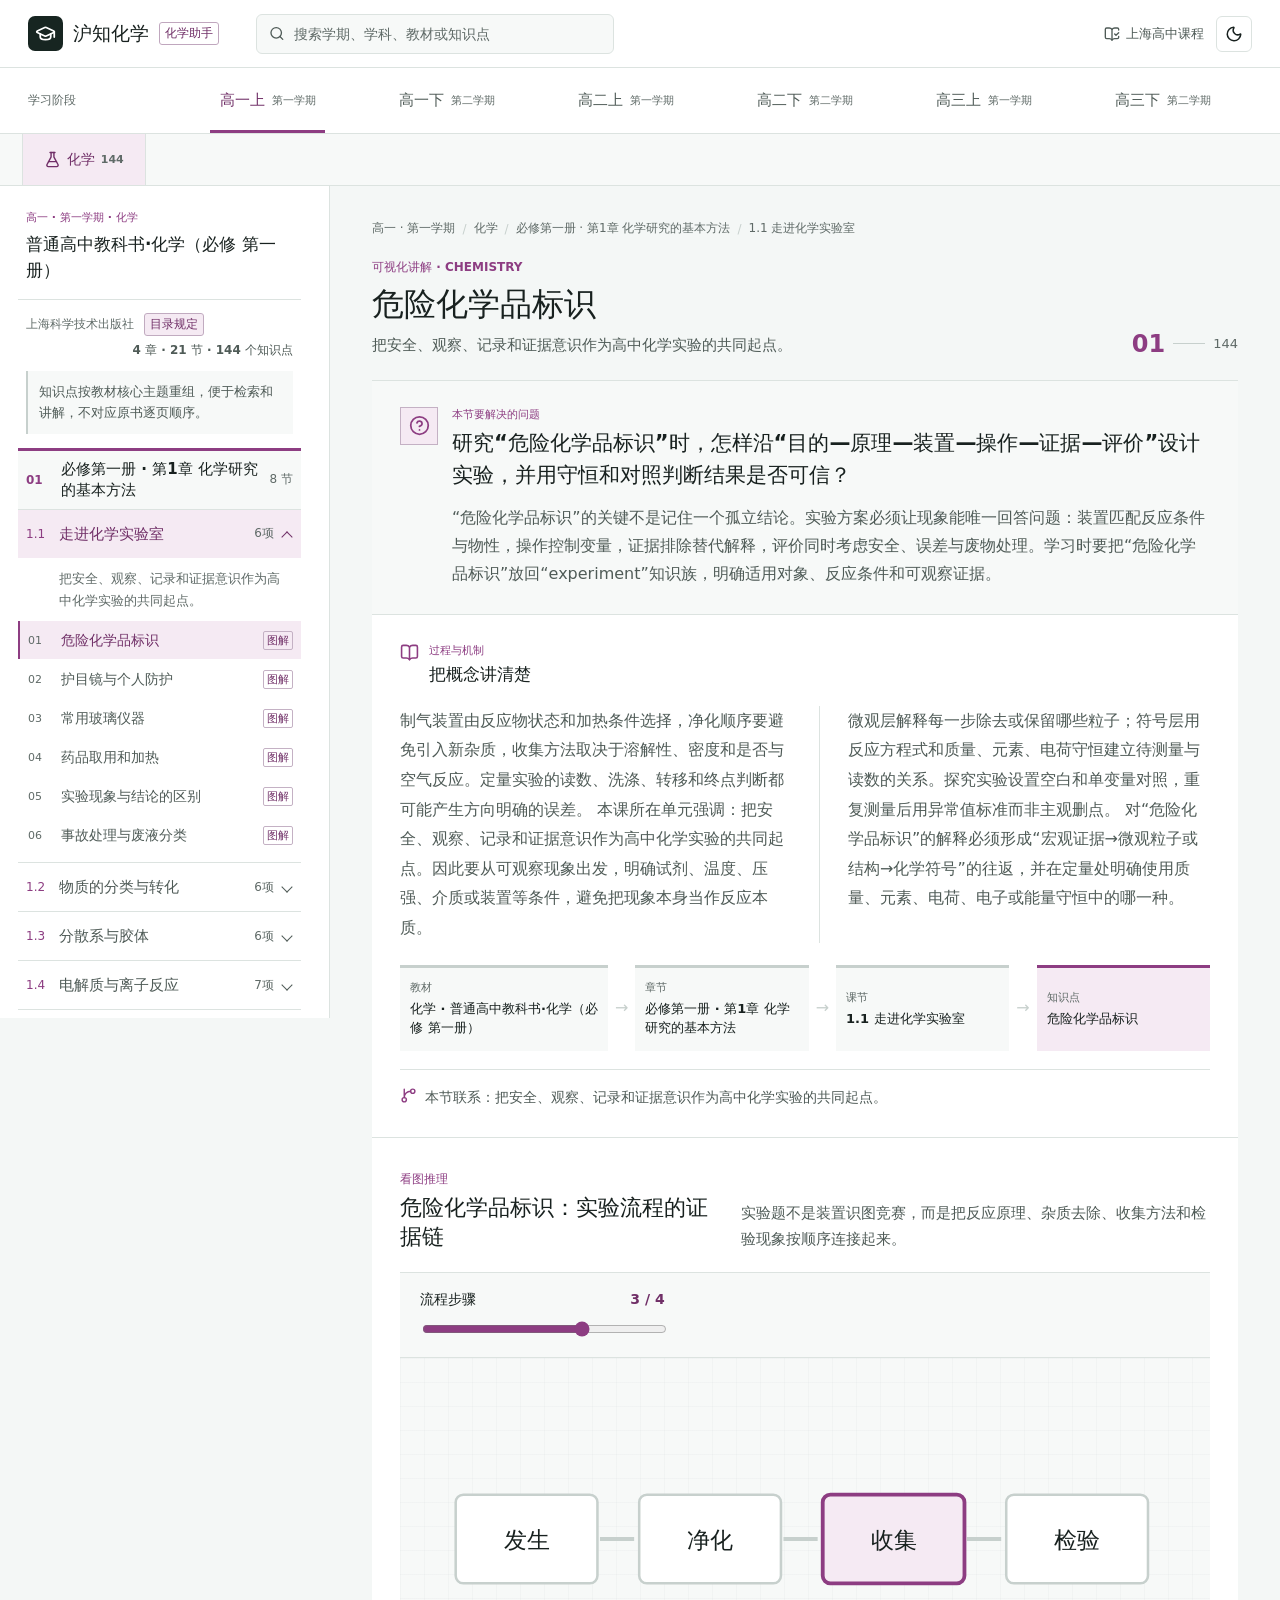
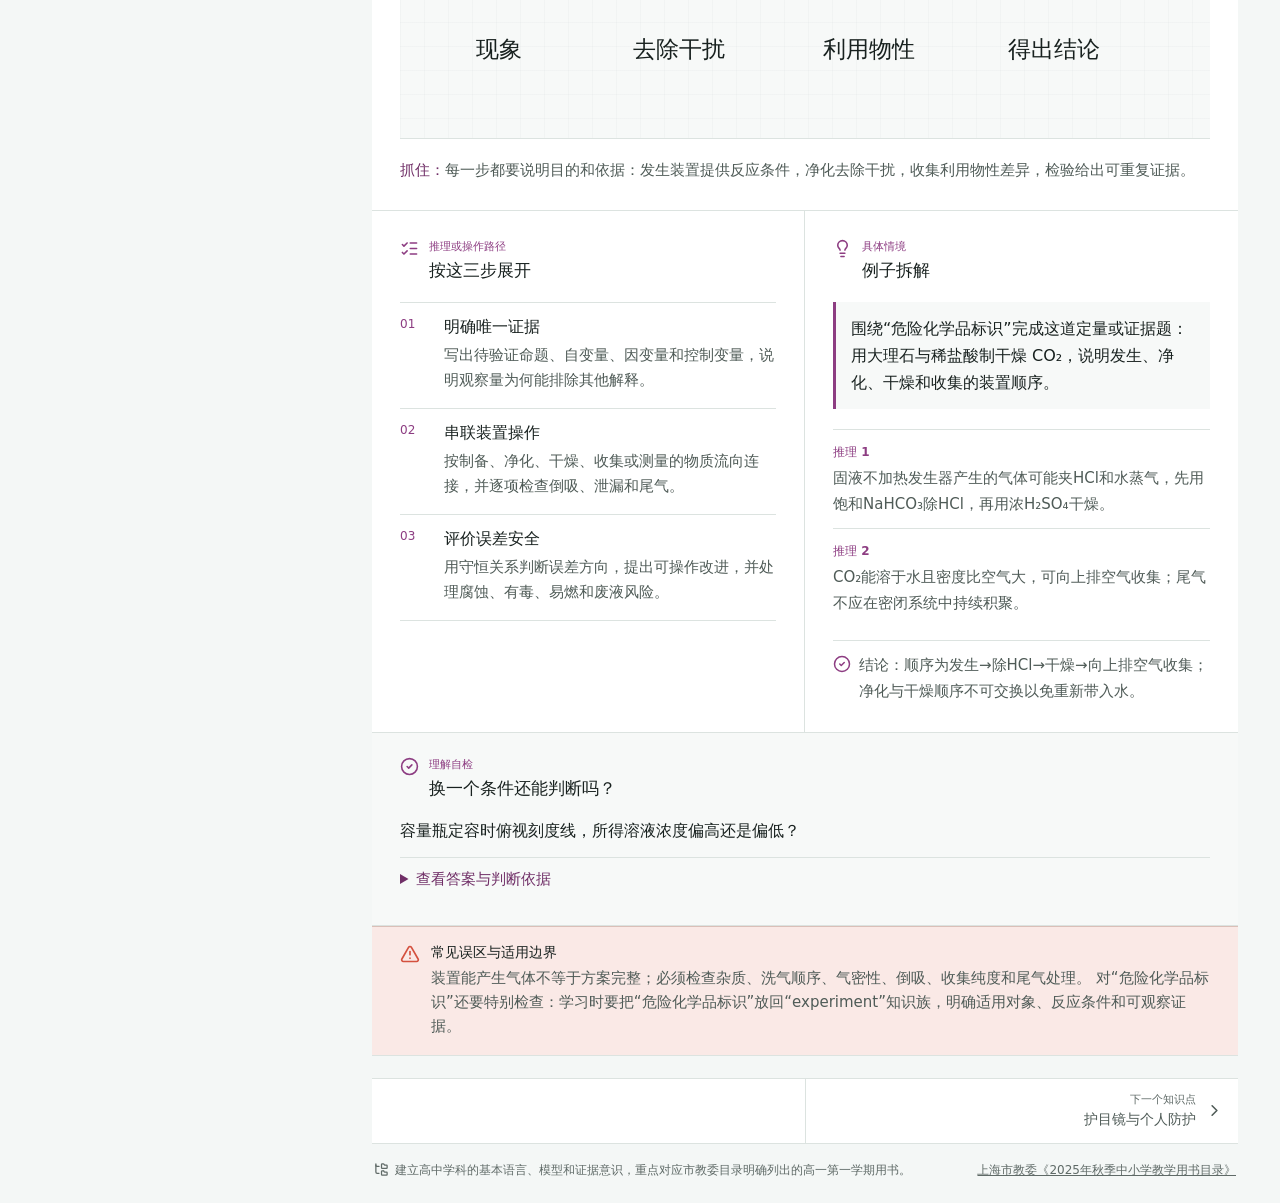
<file: index.html>
<!doctype html>
<html lang="zh-CN">
  <head>
    <meta charset="UTF-8" />
    <link rel="icon" type="image/svg+xml" href="./favicon.svg" />
    <meta name="viewport" content="width=device-width, initial-scale=1.0" />
    <meta name="theme-color" content="#172521" />
    <meta name="description" content="按学期、教材单元组织的上海高中化学学习辅助网站，提供知识点讲解、检索、复习与化学互动演示。" />
    <title>沪知化学 · 上海高中化学学习辅助平台</title>
    <script type="module" crossorigin src="./assets/index-CmMf1j9F.js"></script>
    <link rel="stylesheet" crossorigin href="./assets/index-BcULxzYe.css">
  </head>
  <body>
    <div id="root"></div>
  </body>
</html>
</file>
<file: assets/index-BcULxzYe.css>
:root{color:#18211f;font-synthesis:none;text-rendering:optimizelegibility;-webkit-font-smoothing:antialiased;--page:#f4f7f6;--surface:#fff;--surface-2:#f7f9f8;--surface-3:#edf1ef;--ink:#18211f;--muted:#4f5b57;--faint:#5f6a67;--line:#dce3e0;--line-strong:#c7d0cd;--accent:#087a6c;--accent-strong:#05665b;--accent-soft:#e4f3ef;--accent-ink:#075c53;--accent-button-ink:#fff;--contrast:#d4513f;--contrast-soft:#fae9e6;--shadow:0 14px 40px #172a2514;background:#f4f7f6;font-family:Inter,Microsoft YaHei,PingFang SC,Noto Sans CJK SC,system-ui,sans-serif}:root[data-theme=dark]{color:#e7eeeb;--page:#111716;--surface:#171f1d;--surface-2:#1c2623;--surface-3:#24302d;--ink:#e7eeeb;--muted:#bec8c4;--faint:#aab5b1;--line:#2e3b37;--line-strong:#40504b;--accent-soft:#183b35;--accent-ink:#94d9cd;--accent-button-ink:#10201c;--contrast-soft:#442923;--shadow:0 16px 44px #0000003d;background:#111716}*{box-sizing:border-box}html{background:var(--page);min-width:320px}body{background:var(--page);min-width:320px;min-height:100vh;margin:0}button,input,select{font:inherit}button{color:inherit}button,select,input[type=range]{accent-color:var(--accent)}button:focus-visible,input:focus-visible,select:focus-visible{outline:2px solid var(--accent);outline-offset:2px}#root{min-height:100vh}::selection{background:var(--accent-soft);color:var(--accent-ink)}.amv{color:var(--ink);border-top:1px solid var(--line);padding:28px 0}.amv-header{grid-template-columns:minmax(240px,.8fr) minmax(300px,1.2fr);align-items:end;gap:28px;margin-bottom:20px;display:grid}.amv-header span{color:var(--accent);font-size:12px;font-weight:700}.amv-header h3{margin:5px 0 0;font-size:23px;line-height:1.35}.amv-header p{color:var(--muted);margin:0;font-size:15px;line-height:1.75}.amv-controls{border-top:1px solid var(--line);border-bottom:1px solid var(--line);background:var(--surface-2);grid-template-columns:repeat(2,minmax(0,1fr));gap:18px;padding:18px 20px;display:grid}.amv-range{align-content:center;gap:10px;min-width:0;display:grid}.amv-range>span{justify-content:space-between;gap:16px;font-size:14px;display:flex}.amv-range output{color:var(--accent-ink);font-variant-numeric:tabular-nums;font-weight:700}.amv-range input{width:100%;accent-color:var(--accent)}.amv-choices{border:0;min-width:0;margin:0;padding:0}.amv-choices legend{margin-bottom:9px;font-size:13px;font-weight:700}.amv-choices>div{flex-wrap:wrap;gap:7px;display:flex}.amv-choices button{border:1px solid var(--line-strong);min-height:38px;color:var(--muted);background:var(--surface);cursor:pointer;font:inherit;border-radius:4px;padding:7px 11px;font-size:13px}.amv-choices button[aria-pressed=true]{color:var(--accent-ink);border-color:var(--accent);background:var(--accent-soft);font-weight:700}.amv-stage{border-bottom:1px solid var(--line);background-color:var(--surface-2);background-image:radial-gradient(circle, var(--line) 1px, transparent 1px);background-size:18px 18px;min-width:0;overflow:hidden}.amv-stage>svg{width:100%;height:auto;min-height:320px;display:block}.amv-stage svg text{fill:var(--ink);font-family:inherit;font-size:22px}.amv-stage svg .amv-label-small{fill:var(--muted);font-size:19px}.amv-axes line{stroke:var(--line-strong);stroke-width:2px}.amv-axes path{fill:var(--line-strong)}.amv-axes text{fill:var(--muted)}.amv-primary{fill:none;stroke:var(--accent);stroke-width:5px}.amv-secondary{fill:none;stroke:var(--plot-secondary);stroke-width:4px}.amv-guide{fill:none;stroke:var(--line-strong);stroke-width:2px;stroke-dasharray:8 7}.amv-point{fill:var(--accent);stroke:var(--surface);stroke-width:4px}.amv-point-secondary{fill:var(--plot-secondary);stroke:var(--surface);stroke-width:4px}.amv-soft-fill{fill:var(--accent-soft);stroke:var(--accent);stroke-width:2px}.amv-secondary-fill{fill:var(--contrast-soft);stroke:var(--plot-secondary);stroke-width:2px}.amv-readout{min-height:66px;color:var(--muted);border-top:1px solid var(--line);background:var(--surface);flex-wrap:wrap;justify-content:center;align-items:center;gap:10px 22px;margin:0;padding:12px 18px;font-size:15px;line-height:1.65;display:flex}.amv-readout code,.amv-readout strong{color:var(--ink);font-family:Cambria,Times New Roman,Microsoft YaHei,serif;font-size:18px}.amv-takeaway{color:var(--muted);margin:0;padding:18px 20px 0;font-size:15px;line-height:1.8}.amv-takeaway strong{color:var(--accent-ink)}.amv-takeaway code,.amv-takeaway i{color:var(--ink);font-family:Cambria,Times New Roman,Microsoft YaHei,serif;font-size:17px}@media (width<=680px){.amv{padding-block:22px}.amv-header{grid-template-columns:1fr;gap:10px}.amv-header h3{font-size:20px}.amv-header p{font-size:14px}.amv-controls{grid-template-columns:1fr;gap:14px;padding:15px 12px}.amv-stage>svg{min-height:0}.amv-takeaway{padding-inline:8px;font-size:14px}.amv-readout{justify-content:flex-start;padding-inline:10px;font-size:14px}}@media (width<=380px){.amv-choices button{padding-inline:8px;font-size:12px}.amv-stage svg text{font-size:28px}.amv-stage svg .amv-label-small{font-size:27px}}.science-visual{border-bottom:1px solid var(--line);grid-column:1/-1;min-width:0}.science-visual .amv{border-top:0;padding:30px 28px 26px}.science-visual .amv-header h3{font-size:22px}.science-visual .amv-header p{font-size:15px}.science-visual .amv-controls{grid-template-columns:repeat(3,minmax(0,1fr));align-items:end}.science-visual .amv-stage{background-image:linear-gradient(color-mix(in srgb, var(--line) 22%, transparent) 1px, transparent 1px), linear-gradient(90deg, color-mix(in srgb, var(--line) 22%, transparent) 1px, transparent 1px);background-size:24px 24px}.science-visual .amv-stage>svg{min-height:300px}.science-visual .amv-stage svg text{font-size:18px}.science-visual .amv-takeaway{padding-inline:0;font-size:15px}.science-play{border:1px solid var(--accent);min-height:40px;color:var(--accent-ink);background:var(--accent-soft);cursor:pointer;border-radius:4px;align-self:end;padding:8px 14px;font-weight:700}.science-play:hover{background:var(--accent);color:var(--accent-button-ink)}.science-axis{stroke:var(--line-strong);stroke-width:2px}.science-guide{stroke:var(--line-strong);stroke-width:2px;stroke-dasharray:7 7}.science-vector{stroke:var(--accent);stroke-width:4px;stroke-linecap:round;marker-end:url(#science-arrow)}.science-vector-soft{stroke-width:2px;opacity:.72;marker-end:none}.science-force{stroke:var(--contrast);stroke-width:4px;stroke-linecap:round;marker-end:none}.science-dot{fill:var(--accent);stroke:var(--surface);stroke-width:4px}.science-particle{fill:var(--accent);opacity:.9}.science-reactant{fill:var(--accent);opacity:.86}.science-reactant-b{fill:var(--contrast)}.science-product{fill:var(--plot-secondary,var(--accent-strong));opacity:.9}.science-label{fill:var(--ink);font-family:inherit;font-size:18px}.science-meter{fill:var(--accent-soft);stroke:var(--accent);stroke-width:1.5px}.science-meter-alt{fill:var(--surface);stroke:var(--line-strong)}.science-meter-label{fill:var(--muted);font-size:15px}.science-meter-value{fill:var(--ink);font-size:18px;font-weight:700}.science-wire{fill:none;stroke:var(--line-strong);stroke-width:7px;stroke-linejoin:round}.science-battery-line{stroke:var(--contrast);stroke-width:5px;stroke-linecap:round}.science-battery{fill:var(--contrast-soft);stroke:var(--contrast);stroke-width:2px}.science-resistor{fill:none;stroke:var(--accent);stroke-width:5px;stroke-linejoin:round}.science-electron{fill:var(--contrast)}.science-current{fill:var(--accent-ink);font-weight:700}.science-field{fill:color-mix(in srgb, var(--accent-soft) 45%, var(--surface));stroke:var(--line-strong);stroke-width:2px}.science-field-mark{fill:var(--muted);opacity:.62;font-size:22px}.science-orbit{fill:none;stroke:var(--accent);stroke-width:4px;stroke-dasharray:10 6}.science-coil,.science-coil-inner{fill:none;stroke:var(--accent);stroke-width:7px}.science-coil-inner{stroke:var(--line-strong);stroke-width:3px}.science-magnet{fill:var(--contrast-soft);stroke:var(--contrast);stroke-width:2px}.science-magnet-label{fill:var(--contrast);font-size:25px;font-weight:800}.science-current-arc{fill:none;stroke:var(--contrast);stroke-width:4px;marker-end:none}.science-container,.science-beaker{fill:color-mix(in srgb, var(--surface) 86%, var(--accent-soft));stroke:var(--line-strong);stroke-width:2px}.science-energy{stroke:var(--line-strong);stroke-width:4px}.science-transition{stroke:var(--contrast);stroke-width:4px}.science-arrow-head{fill:var(--contrast)}.science-ph-marker{stroke:var(--ink);stroke-width:4px}.science-tick{stroke:var(--ink);stroke-width:2px}.science-electrode{stroke-width:2px}.science-electrode-negative{fill:var(--contrast-soft);stroke:var(--contrast)}.science-electrode-positive{fill:var(--accent-soft);stroke:var(--accent)}.science-saltbridge{fill:var(--surface-3);stroke:var(--line-strong);stroke-width:2px}.science-bond{stroke:var(--line-strong);stroke-width:8px;stroke-linecap:round}.science-center{fill:var(--accent);stroke:var(--surface);stroke-width:4px}.science-atom{fill:var(--contrast);stroke:var(--surface);stroke-width:3px}.science-carbon{fill:var(--accent-strong);stroke:var(--surface);stroke-width:3px}.science-functional-bond{stroke:var(--contrast);stroke-width:5px}.science-stage{fill:var(--surface);stroke:var(--line-strong);stroke-width:2px}.science-stage-active{fill:var(--accent-soft);stroke:var(--accent);stroke-width:3px}.science-process-arrow{fill:none;stroke:var(--line-strong);stroke-width:3px;marker-end:none}.science-trajectory,.science-ray,.science-trend-line,.science-reaction-curve,.science-spectrum-line{fill:none;stroke:var(--accent);stroke-width:4px;stroke-linecap:round;stroke-linejoin:round}.science-ramp{fill:var(--surface-3);stroke:var(--line-strong);stroke-width:2px;stroke-linejoin:round}.science-block{fill:var(--accent-soft);stroke:var(--accent);stroke-width:2px}.science-friction{stroke:var(--contrast);stroke-width:4px;stroke-linecap:round}.science-bar-track{fill:var(--surface-3)}.science-energy-potential{fill:var(--accent)}.science-energy-kinetic{fill:var(--contrast)}.science-energy-thermal{fill:var(--line-strong)}.science-cart{stroke:var(--line-strong);stroke-width:2px}.science-cart-a{fill:var(--accent-soft)}.science-cart-b{fill:var(--contrast-soft)}.science-wheel{fill:var(--ink)}.science-wall{fill:var(--line-strong)}.science-spring{fill:none;stroke:var(--accent);stroke-width:4px;stroke-linejoin:round}.science-lens{fill:color-mix(in srgb, var(--accent-soft) 72%, transparent);stroke:var(--accent);stroke-width:3px}.science-object,.science-image{stroke:var(--ink);stroke-width:5px}.science-object-head{fill:var(--ink)}.science-image{stroke:var(--contrast)}.science-image-virtual,.science-ray-extension{stroke-dasharray:8 6}.science-ray-extension{stroke:var(--line-strong);stroke-width:2px}.science-planet{fill:var(--accent-soft);stroke:var(--accent);stroke-width:3px}.science-satellite{fill:var(--contrast);stroke:var(--surface);stroke-width:3px}.science-charge{stroke-width:3px}.science-charge-positive{fill:var(--accent-soft);stroke:var(--accent)}.science-charge-negative{fill:var(--contrast-soft);stroke:var(--contrast)}.science-charge-label,.science-ion-label{fill:var(--ink);font-size:18px;font-weight:700}.science-probe{fill:var(--ink);stroke:var(--surface);stroke-width:3px}.science-field-line{fill:none;stroke:var(--line-strong);stroke-width:2px}.science-ion{stroke:var(--surface);stroke-width:2px}.science-ion-a{fill:var(--accent)}.science-ion-b{fill:var(--contrast)}.science-spectator{fill:var(--muted);opacity:.65}.science-precipitate{fill:var(--contrast);opacity:.9}.science-redox-donor{fill:var(--accent-soft);stroke:var(--accent);stroke-width:3px}.science-redox-acceptor{fill:var(--contrast-soft);stroke:var(--contrast);stroke-width:3px}.science-electron-path{stroke:var(--line-strong);stroke-width:3px;stroke-dasharray:8 6}.science-electron-pending{fill:var(--muted);opacity:.34}.science-trend-point{fill:var(--surface);stroke:var(--accent);stroke-width:4px}.science-chart-value{fill:var(--ink);font-size:15px}.science-energy-level{stroke:var(--line-strong);stroke-width:3px}.science-network-node{fill:var(--surface);stroke:var(--line-strong);stroke-width:2px}.science-network-node-active{fill:var(--accent-soft);stroke:var(--accent);stroke-width:4px}.science-network-link{stroke:var(--line-strong);stroke-width:3px}.science-network-link-active{stroke:var(--contrast);stroke-width:5px}.science-cell{fill:none;stroke:var(--line-strong);stroke-width:3px;stroke-linejoin:round}.science-crystal-particle{fill:var(--accent);stroke:var(--surface);stroke-width:2px;opacity:.82}.science-crystal-center{fill:var(--contrast)}.science-crystal-face{fill:var(--accent-strong)}.science-cell-count{fill:var(--ink);font-size:42px;font-weight:700}.science-equilibrium-arrow{stroke:var(--accent);stroke-width:4px}.science-spectrum-peak{stroke:var(--accent);stroke-width:6px}.science-recycle-path{fill:none;stroke:var(--accent);stroke-width:4px;stroke-dasharray:10 6}.science-material-recycled{fill:var(--accent)}.science-material-waste{fill:var(--contrast)}@media (width<=760px){.science-visual .amv{padding:24px 17px 22px}.science-visual .amv-header{gap:8px}.science-visual .amv-header h3{font-size:20px}.science-visual .amv-header p,.science-visual .amv-takeaway{font-size:14px}.science-visual .amv-controls{grid-template-columns:1fr;gap:12px}.science-visual .amv-stage>svg{min-height:0}.science-visual .amv-stage svg text{font-size:20px}}@media (width<=380px){.science-visual .amv-stage svg text{font-size:25px}.science-play{width:100%}}@media (prefers-reduced-motion:reduce){.science-play{display:none}}.app-shell{min-height:100vh;color:var(--ink);background:var(--page);--plot-secondary:#d4513f;--plot-tertiary:#c29126}.theme-physics{--accent:#1769aa;--accent-strong:#0d568f;--accent-soft:#e6f0f8;--accent-ink:#164f7e}.theme-chemistry{--accent:#8d3d82;--accent-strong:#733168;--accent-soft:#f5eaf3;--accent-ink:#702f67}.theme-biology{--accent:#477a2f;--accent-strong:#386324;--accent-soft:#edf4e8;--accent-ink:#365e25}.theme-chinese{--accent:#b34235;--accent-strong:#94362c;--accent-soft:#faece9;--accent-ink:#8b342b}.theme-english{--accent:#3a62ad;--accent-strong:#2e4f90;--accent-soft:#e9eef9;--accent-ink:#2e4d88}.theme-history{--accent:#8a5b23;--accent-strong:#704719;--accent-soft:#f4eee5;--accent-ink:#6e471b}.theme-geography{--accent:#13777e;--accent-strong:#0d6066;--accent-soft:#e4f2f2;--accent-ink:#105f65}.theme-politics{--accent:#6553a3;--accent-strong:#52428a;--accent-soft:#eeebf8;--accent-ink:#514284}:root[data-theme=dark] .app-shell{--accent:#69d0bd;--accent-strong:#8cddcf;--accent-soft:#203a35;--accent-ink:#a5e1d6;--plot-secondary:#f18470;--plot-tertiary:#e5bd58}:root[data-theme=dark] .theme-physics{--accent:#79bce9;--accent-strong:#9bceed;--accent-soft:#1d3447;--accent-ink:#b3d9f1}:root[data-theme=dark] .theme-chemistry{--accent:#d98dce;--accent-strong:#e5acd9;--accent-soft:#3a2838;--accent-ink:#ebb9e4}:root[data-theme=dark] .theme-biology{--accent:#9dce83;--accent-strong:#b5dc9f;--accent-soft:#293824;--accent-ink:#c3e3b2}:root[data-theme=dark] .theme-chinese{--accent:#e68b7f;--accent-strong:#eeaaa1;--accent-soft:#422824;--accent-ink:#f0b8b0}:root[data-theme=dark] .theme-english{--accent:#91b2ea;--accent-strong:#adc6ef;--accent-soft:#25334d;--accent-ink:#c0d1f1}:root[data-theme=dark] .theme-history{--accent:#cda973;--accent-strong:#dcc091;--accent-soft:#3b3023;--accent-ink:#e3ca9f}:root[data-theme=dark] .theme-geography{--accent:#6bc2c6;--accent-strong:#91d2d5;--accent-soft:#203839;--accent-ink:#afe0e2}:root[data-theme=dark] .theme-politics{--accent:#aa9be1;--accent-strong:#c0b5e9;--accent-soft:#302c45;--accent-ink:#d0c7ef}.topbar{z-index:30;border-bottom:1px solid var(--line);background:color-mix(in srgb, var(--surface) 94%, transparent);-webkit-backdrop-filter:blur(14px);backdrop-filter:blur(14px);align-items:center;gap:28px;height:68px;padding:0 28px;display:flex;position:sticky;top:0}.brand{flex:0 0 200px;align-items:center;gap:10px;display:flex}.brand-mark{color:#fff;background:#172521;border-radius:7px;place-items:center;width:35px;height:35px;display:grid}:root[data-theme=dark] .brand-mark{color:#172521;background:#e8efec}.brand-name{letter-spacing:0;white-space:nowrap;font-size:17px;font-weight:700}.brand-edition{color:var(--accent-ink);border:1px solid color-mix(in srgb, var(--accent) 36%, var(--line));border-radius:3px;padding:2px 5px;font-size:11px;font-weight:700}.global-search{width:min(360px,28vw);color:var(--muted);background:var(--surface-2);border:1px solid var(--line);border-radius:6px;align-items:center;gap:9px;padding:0 12px;display:flex;position:relative}.global-search:focus-within{border-color:var(--accent);box-shadow:0 0 0 3px var(--accent-soft)}.global-search input{width:100%;height:38px;color:var(--ink);background:0 0;border:0;outline:0;padding:0;font-size:13px}.global-search input::placeholder{color:var(--faint)}.search-clear{cursor:pointer;color:var(--muted);background:0 0;border:0;place-items:center;padding:3px;display:grid}.search-results{background:var(--surface);border:1px solid var(--line);min-width:360px;box-shadow:var(--shadow);border-radius:7px;padding:6px;position:absolute;top:calc(100% + 8px);left:0;right:0}.search-results button{text-align:left;cursor:pointer;background:0 0;border:0;border-radius:5px;align-items:center;gap:10px;width:100%;padding:10px;display:flex}.search-results button:hover{background:var(--surface-2)}.result-icon{width:32px;height:32px;color:var(--accent);background:var(--accent-soft);border-radius:5px;flex:none;place-items:center;display:grid}.search-results button>span:last-child{min-width:0}.search-results strong,.search-results small{display:block}.search-results strong{font-size:13px}.search-results small{color:var(--muted);white-space:nowrap;text-overflow:ellipsis;margin-top:2px;font-size:11px;overflow:hidden}.empty-result{color:var(--muted);text-align:center;margin:0;padding:18px 12px;font-size:13px}.topbar-actions{align-items:center;gap:12px;margin-left:auto;display:flex}.grade-filter{border:1px solid var(--line);background:var(--surface-2);border-radius:6px;align-items:center;gap:2px;height:36px;padding:3px 4px 3px 8px;display:flex}.grade-filter>svg{color:var(--muted);margin-right:4px}.grade-filter button{min-width:38px;height:28px;color:var(--muted);cursor:pointer;background:0 0;border:0;border-radius:4px;padding:0 7px;font-size:12px}.grade-filter button.active{color:var(--accent-ink);background:var(--accent-soft);font-weight:700}.curriculum-tag{color:var(--muted);white-space:nowrap;align-items:center;gap:6px;font-size:12px;display:flex}.icon-button{border:1px solid var(--line);background:var(--surface);cursor:pointer;border-radius:6px;place-items:center;width:36px;height:36px;display:grid}.icon-button:hover{color:var(--accent);border-color:var(--line-strong)}.subject-sidebar{border-right:1px solid var(--line);background:var(--surface);flex-direction:column;align-self:start;height:calc(100vh - 68px);padding:28px 18px 20px;display:flex;position:sticky;top:68px}.nav-label{color:var(--faint);letter-spacing:0;margin:0 10px 12px;font-size:11px;font-weight:700}.subject-sidebar nav{flex-direction:column;gap:3px;display:flex}.subject-sidebar nav button{width:100%;min-height:53px;color:var(--muted);cursor:pointer;text-align:left;background:0 0;border:0;border-radius:6px;align-items:center;gap:10px;padding:8px 9px;display:flex}.subject-sidebar nav button:hover{color:var(--ink);background:var(--surface-2)}.subject-sidebar nav button.active{color:var(--accent-ink);background:var(--accent-soft)}.subject-icon{border:1px solid var(--line);background:var(--surface);border-radius:5px;flex:none;place-items:center;width:31px;height:31px;display:grid}.subject-sidebar nav button.active .subject-icon{border-color:color-mix(in srgb, var(--accent) 30%, var(--line));color:var(--accent)}.subject-copy{flex:1;min-width:0}.subject-copy strong,.subject-copy small{display:block}.subject-copy strong{font-size:13px;font-weight:700}.subject-copy small{color:var(--faint);margin-top:2px;font-size:8px}.subject-count{color:var(--faint);font-variant-numeric:tabular-nums;font-size:11px}.sidebar-foot{border-top:1px solid var(--line);color:var(--faint);align-items:center;gap:8px;margin-top:auto;padding:16px 10px 0;font-size:9px;font-weight:700;display:flex}.shanghai-dot{background:var(--contrast);width:7px;height:7px;box-shadow:0 0 0 4px var(--contrast-soft);border-radius:50%}.mobile-subjects{display:none}.subject-heading{justify-content:space-between;align-items:flex-end;gap:32px;margin-bottom:24px;display:flex}.eyebrow{color:var(--accent);letter-spacing:0;text-transform:uppercase;margin:0 0 8px;font-size:10px;font-weight:800}.subject-heading h1{color:var(--ink);letter-spacing:0;margin:0;font-size:30px;line-height:1.2}.subject-intro{color:var(--muted);margin:8px 0 0;font-size:13px}.topic-index{color:var(--faint);font-variant-numeric:tabular-nums;align-items:center;gap:8px;display:flex}.topic-index span{color:var(--accent);font-size:24px;font-weight:700}.topic-index i{background:var(--line-strong);width:32px;height:1px}.topic-tabs{border-bottom:1px solid var(--line);gap:28px;margin-bottom:20px;display:flex}.topic-tabs button{min-width:150px;color:var(--muted);cursor:pointer;text-align:left;background:0 0;border:0;padding:0 0 12px;position:relative}.topic-tabs button:after{content:"";background:var(--accent);height:2px;transition:right .2s;position:absolute;bottom:-1px;left:0;right:100%}.topic-tabs button[aria-selected=true]{color:var(--ink)}.topic-tabs button[aria-selected=true]:after{right:0}.topic-tabs span,.topic-tabs small{display:block}.topic-tabs span{font-size:14px;font-weight:700}.topic-tabs small{color:var(--faint);margin-top:3px;font-size:10px}.lab-frame{border:1px solid var(--line);background:var(--surface);box-shadow:var(--shadow);border-radius:8px;overflow:hidden}.lab-toolbar{border-bottom:1px solid var(--line);background:var(--surface-2);justify-content:space-between;align-items:center;gap:16px;min-height:57px;padding:10px 18px;display:flex}.formula-display{color:var(--muted);flex-wrap:wrap;align-items:baseline;gap:4px;font-family:Cambria,Times New Roman,Microsoft YaHei,serif;font-size:15px;display:flex}.formula-display b{color:var(--accent);font-size:18px;font-weight:700}.formula-display .math-token.math-a,.formula-display .math-token.math-theory,.formula-display .math-token.math-cos{color:var(--plot-secondary)}.formula-display .math-token.math-h,.formula-display .math-token.math-observed,.formula-display .math-token.math-sin{color:var(--accent)}.formula-display .math-token.math-k{color:var(--plot-tertiary)}.live-status{color:var(--muted);white-space:nowrap;align-items:center;gap:8px;font-size:12px;display:flex}.live-status>span{background:var(--accent);width:7px;height:7px;box-shadow:0 0 0 4px var(--accent-soft);border-radius:50%}.lab-body{grid-template-columns:minmax(225px,260px) minmax(0,1fr);min-height:482px;display:grid}.control-panel{border-right:1px solid var(--line);background:var(--surface);padding:23px 20px}.control-title{color:var(--ink);margin:0 0 18px;font-size:11px;font-weight:800}.control-title.spaced{margin-top:24px}.visual-panel{background-color:var(--surface-2);background-image:radial-gradient(circle, color-mix(in srgb, var(--line-strong) 60%, transparent) 1px, transparent 1px);background-size:18px 18px;place-items:center;min-width:0;min-height:400px;padding:18px 22px;display:grid;position:relative;overflow:hidden}.insight-bar{border-top:1px solid var(--line);min-height:52px;color:var(--muted);align-items:center;gap:14px;padding:10px 18px;font-size:12px;line-height:1.6;display:flex}.insight-bar strong{border-right:1px solid var(--line);color:var(--accent);flex:none;padding-right:14px;font-size:11px}.insight-bar em{color:var(--ink);font-style:normal;font-weight:700}.range-field{margin-bottom:22px;display:block}.range-field>span{justify-content:space-between;align-items:baseline;gap:12px;margin-bottom:10px;display:flex}.range-field b{color:var(--muted);font-size:11px;font-weight:600}.range-field output{color:var(--ink);font-variant-numeric:tabular-nums;font-size:12px;font-weight:700}.range-field input{cursor:pointer;width:100%;height:4px;margin:0;display:block}.range-field>i{color:var(--faint);justify-content:space-between;margin-top:7px;font-style:normal;display:flex}.range-field small{font-size:9px}.range-field.tone-primary b,.range-field.tone-primary output{color:var(--accent)}.range-field.tone-secondary b,.range-field.tone-secondary output{color:var(--plot-secondary)}.range-field.tone-tertiary b,.range-field.tone-tertiary output{color:var(--plot-tertiary)}.range-field.tone-secondary input{accent-color:var(--plot-secondary)}.range-field.tone-tertiary input{accent-color:var(--plot-tertiary)}.primary-button,.secondary-button{cursor:pointer;border-radius:5px;justify-content:center;align-items:center;gap:7px;width:100%;min-height:36px;padding:7px 11px;font-size:12px;font-weight:700;display:flex}.primary-button{color:var(--accent-button-ink);border:1px solid var(--accent);background:var(--accent)}.primary-button:hover{background:var(--accent-strong)}.secondary-button{color:var(--accent-ink);border:1px solid color-mix(in srgb, var(--accent) 35%, var(--line));background:var(--accent-soft)}.mini-stats,.solar-readout,.flow-balance{border:1px solid var(--line);background:var(--line);border-radius:5px;grid-template-columns:1fr 1fr;gap:1px;margin-top:16px;display:grid;overflow:hidden}.mini-stats span,.solar-readout span,.flow-balance span{background:var(--surface-2);padding:9px}.mini-stats small,.mini-stats b,.solar-readout small,.solar-readout b,.flow-balance small,.flow-balance b{display:block}.mini-stats small,.solar-readout small,.flow-balance small{color:var(--faint);font-size:9px}.mini-stats b,.solar-readout b,.flow-balance b{color:var(--ink);font-variant-numeric:tabular-nums;margin-top:3px;font-size:14px}.select-field{margin-bottom:16px;display:block}.select-field span{color:var(--muted);margin-bottom:7px;font-size:11px;font-weight:600;display:block}.select-field select{width:100%;height:38px;color:var(--ink);border:1px solid var(--line);background:var(--surface-2);border-radius:5px;padding:0 10px}.segmented-control,.revolution-switch{background:var(--surface-3);border-radius:5px;grid-template-columns:repeat(3,1fr);padding:3px;display:grid}.segmented-control button,.revolution-switch button{min-height:31px;color:var(--muted);cursor:pointer;background:0 0;border:0;border-radius:3px;padding:5px;font-size:11px}.segmented-control button.active,.revolution-switch button.active{color:var(--accent-ink);background:var(--surface);font-weight:700;box-shadow:0 1px 4px #00000014}.revolution-switch{grid-template-columns:1fr 1fr}.plot{width:100%;max-width:760px;height:auto;display:block;overflow:visible}.plot text{fill:var(--muted);font-family:inherit;font-size:11px}.plot-grid line,.chart-frame>line,.chart-frame>g line,.sky-grid line{stroke:var(--line);stroke-width:1px}.plot-grid .axis,.ground-line,.wave-axis,.small-multiple>line,.market-axis{stroke:var(--line-strong);stroke-width:1.4px}.plot-grid .guide-line{stroke-dasharray:4 5}.primary-curve,.trajectory-line,.wave-sum,.temp-curve{fill:none;stroke:var(--accent);stroke-width:3px;stroke-linecap:round;stroke-linejoin:round}.secondary-curve,.wave-two{fill:none;stroke:var(--plot-secondary);stroke-width:2.4px;stroke-linecap:round}.reference-curve{fill:none;stroke:var(--line-strong);stroke-width:1.5px;stroke-dasharray:5 6}.guide-line,.endpoint-line,.equilibrium-guide{stroke:var(--accent);stroke-width:1px;stroke-dasharray:5 5;opacity:.7}.active-point{fill:var(--surface);stroke:var(--accent);stroke-width:3px}.active-point.secondary{stroke:var(--plot-secondary)}.point-label,.value-label{font-weight:700;fill:var(--accent)!important}.plot-legend{color:var(--muted);gap:16px;font-size:10px;display:flex;position:absolute;bottom:22px;left:30px}.plot-legend span{align-items:center;gap:6px;display:flex}.plot-legend i{width:16px;height:2px}.legend-primary{background:var(--accent)}.legend-reference{background:var(--line-strong)}.legend-function{background:var(--plot-secondary)}.math-plot .axis-name{fill:var(--ink);font-weight:700}.math-plot .axis-number{fill:var(--faint);font-variant-numeric:tabular-nums}.function-curve{fill:none;stroke:var(--plot-secondary);stroke-width:3.2px;stroke-linecap:round;stroke-linejoin:round}.reference-label{fill:var(--faint)!important}.h-guide{stroke:var(--accent);stroke-width:2.2px}.k-guide{stroke:var(--plot-tertiary);stroke-width:2.2px}.unit-run{stroke:var(--line-strong);stroke-width:1.4px;stroke-dasharray:4 4}.a-rise{stroke:var(--plot-secondary);stroke-width:2.2px}.a-point{fill:var(--plot-secondary);stroke:var(--surface);stroke-width:2px}.function-vertex{fill:var(--surface);stroke:var(--plot-secondary);stroke-width:3px}.function-plot .h-label{fill:var(--accent);font-weight:700}.function-plot .k-label{fill:var(--plot-tertiary);font-weight:700}.function-plot .a-label{fill:var(--plot-secondary);font-weight:700}.probability-band{fill:color-mix(in srgb, var(--plot-secondary) 15%, transparent);stroke:none}.chart-frame>.deviation-line{stroke:var(--ink);stroke-width:1.4px;stroke-dasharray:2 3}.math-theory-label{font-weight:700;fill:var(--plot-secondary)!important}.probability-band-label{fill:var(--plot-secondary)!important}.theory-line{stroke-dasharray:6 5;stroke:var(--plot-secondary)!important;stroke-width:1.4px!important}.velocity-vector{stroke:var(--plot-secondary);stroke-width:2px}#velocity-arrow,#time-arrow,#air-arrow,#market-arrow{fill:var(--accent)}.angle-arc{fill:none;stroke:var(--plot-secondary);stroke-width:1.5px}.projectile-ball{fill:var(--accent);stroke:var(--surface);stroke-width:3px}.projectile-shadow{fill:var(--ink);opacity:.12}.wave-one{fill:none;stroke:var(--accent);stroke-width:2.4px}.wave-two{transform:translateY(-68px)}.wave-divider{stroke:var(--line);stroke-width:1px;stroke-dasharray:4 5}.phase-presets,.condition-buttons,.scenario-buttons{flex-wrap:wrap;gap:5px;display:flex}.phase-presets button,.condition-buttons button,.scenario-buttons button{border:1px solid var(--line);min-width:52px;min-height:31px;color:var(--muted);background:var(--surface-2);cursor:pointer;border-radius:4px;flex:1;padding:5px;font-size:10px}.equilibrium-vessel{width:min(540px,90%)}.vessel-glass{border:2px solid var(--line-strong);border-top:9px solid var(--line-strong);background:color-mix(in srgb, var(--surface) 65%, transparent);border-radius:5px 5px 40px 40px;height:310px;position:relative;overflow:hidden}.gas-tint{background:#a94a32;transition:opacity .25s;position:absolute;inset:0}.particle{align-items:center;width:12px;height:12px;animation:2.8s ease-in-out infinite alternate drift;display:flex;position:absolute}.particle i{border-radius:50%;width:8px;height:8px;display:block}.particle.no2 i{background:#8f3427;box-shadow:5px 0 #d17655}.particle.n2o4{width:18px}.particle.n2o4 i{background:#b9c8c5;box-shadow:4px 0 #758984}.particle.n2o4 i+i{margin-left:4px}.vessel-temperature{color:var(--ink);background:color-mix(in srgb, var(--surface) 82%, transparent);border-radius:3px;padding:4px 7px;font-size:10px;position:absolute;bottom:10px;right:10px}.equilibrium-meter{border:1px solid var(--line);background:var(--surface-3);border-radius:4px;justify-content:space-between;height:27px;margin-top:12px;padding:6px 8px;font-size:9px;display:flex;position:relative;overflow:hidden}.equilibrium-meter>span{background:var(--contrast-soft);transition:width .25s;position:absolute;inset:0 auto 0 0}.equilibrium-meter b{z-index:1;position:relative}.species-key,.pressure-key{color:var(--muted);gap:14px;margin-top:18px;font-size:10px;display:flex}.species-key span,.pressure-key span{align-items:center;gap:6px;display:flex}.species-key i,.pressure-key i{border-radius:50%;width:9px;height:9px}.molecule-a{background:#9dadaa}.molecule-b{background:#9b3d2c}.pressure-key .high{background:var(--plot-secondary)}.pressure-key .low{background:var(--accent)}@keyframes drift{0%{transform:translate(-3px,-4px)rotate(0)}to{transform:translate(5px,6px)rotate(30deg)}}.endpoint-readout{border-left:3px solid var(--accent);background:var(--surface-2);margin-top:8px;padding:12px}.endpoint-readout small,.endpoint-readout strong{display:block}.endpoint-readout small{color:var(--faint);font-size:9px}.endpoint-readout strong{margin-top:4px;font-size:14px}.punnett-wrap{width:min(520px,92%);padding:28px 0 0 34px;position:relative}.parent-label{color:var(--faint);font-size:9px;font-weight:700;position:absolute}.parent-label.top{top:4px;left:52%;transform:translate(-50%)}.parent-label.side{top:48%;left:-12px;transform:rotate(-90deg)}.punnett-grid{grid-template-columns:54px 1fr 1fr;gap:5px;display:grid}.punnett-grid>.gamete{place-items:center;display:grid}.punnett-grid .corner{height:37px}.punnett-row{display:contents}.punnett-row>span{border:1px solid var(--line);background:var(--surface);border-radius:5px;flex-direction:column;justify-content:center;align-items:center;min-height:92px;display:flex}.punnett-row>span.dominant{border-color:color-mix(in srgb, var(--accent) 35%, var(--line));background:var(--accent-soft)}.punnett-row strong{font-family:Cambria,serif;font-size:23px}.punnett-row small{color:var(--muted);margin-top:4px;font-size:9px}.gamete{color:var(--accent);font-family:Cambria,serif;font-size:19px}.ratio-bar{height:30px;color:var(--ink);border-radius:4px;margin-top:14px;font-size:10px;display:flex;overflow:hidden}.ratio-bar span{white-space:nowrap;place-items:center;min-width:0;display:grid;overflow:hidden}.ratio-bar .dominant{background:var(--accent-soft)}.ratio-bar .recessive{background:var(--surface-3)}.allele-key{color:var(--muted);gap:9px;margin-top:22px;font-size:10px;display:grid}.allele-key b{width:23px;height:23px;color:var(--accent);background:var(--accent-soft);border-radius:4px;place-items:center;margin-right:6px;font-family:Cambria,serif;display:inline-grid}.small-multiple .primary-curve,.small-multiple .secondary-curve{fill:none;stroke-width:3px}.activity-gauge{border:1px solid var(--line);background:var(--surface-2);border-radius:4px;height:38px;margin-top:12px;padding:7px 9px;position:relative;overflow:hidden}.activity-gauge>span{background:var(--accent-soft);transition:width .25s;position:absolute;inset:0 auto 0 0}.activity-gauge small,.activity-gauge b{z-index:1;position:relative}.activity-gauge small{color:var(--muted);font-size:9px}.activity-gauge b{float:right;font-size:12px}.argument-map{flex-direction:column;align-items:center;gap:9px;width:min(650px,94%);display:flex}.argument-node{border:1px solid var(--line);background:var(--surface);text-align:center;border-radius:6px;flex-direction:column;justify-content:center;width:min(270px,100%);min-height:76px;padding:12px 14px;display:flex}.argument-node small{color:var(--accent);font-size:9px;font-weight:800}.argument-node strong{margin-top:5px;font-size:12px;line-height:1.5}.argument-node.claim{border-top:3px solid var(--accent)}.argument-node.conclusion{background:var(--accent-soft);border-color:color-mix(in srgb, var(--accent) 35%, var(--line))}.argument-node.evidence{border-style:dashed}.argument-branches{grid-template-columns:1fr 1fr;gap:16px;width:100%;display:grid}.argument-branches .argument-node{width:100%;height:100%}.imagery-selector{grid-template-columns:1fr 1fr;gap:7px;display:grid}.imagery-selector button{border:1px solid var(--line);background:var(--surface-2);cursor:pointer;border-radius:5px;flex-direction:column;justify-content:center;align-items:flex-start;min-height:60px;padding:8px 10px;display:flex}.imagery-selector button.active{color:var(--accent-ink);border-color:var(--accent);background:var(--accent-soft)}.imagery-selector b{font-family:STKaiti,KaiTi,serif;font-size:21px}.imagery-selector span{color:var(--muted);font-size:9px}.imagery-orbit{fill:none;stroke:var(--line);stroke-width:1px;stroke-dasharray:4 7}.imagery-orbit.inner{stroke-dasharray:none}.imagery-item{cursor:pointer}.imagery-item .glow{fill:url(#imagery-glow);opacity:0}.imagery-item>circle:not(.glow){fill:var(--surface);stroke:var(--line-strong);stroke-width:1.5px;transition:r .2s}.imagery-item text{fill:var(--ink);font-family:STKaiti,KaiTi,serif;font-size:18px}.imagery-item.active .glow{opacity:1}.imagery-item.active>circle:not(.glow){fill:var(--accent-soft);stroke:var(--accent);stroke-width:2px}.imagery-item.active text{fill:var(--accent-ink)}.poem-caption text:first-child{fill:var(--ink);font-family:STKaiti,KaiTi,serif;font-size:15px}.poem-caption text:last-child{fill:var(--accent);font-size:10px}.sentence-options{gap:7px;display:grid}.sentence-options button{border:1px solid var(--line);color:var(--muted);background:var(--surface-2);cursor:pointer;text-align:left;border-radius:5px;grid-template-columns:24px 1fr;gap:8px;padding:10px;font-family:Georgia,serif;font-size:11px;line-height:1.4;display:grid}.sentence-options button.active{color:var(--ink);border-color:var(--accent);background:var(--accent-soft)}.sentence-options span{color:var(--accent);font-family:inherit;font-size:9px}.syntax-tree{text-align:center;flex-direction:column;justify-content:center;width:min(680px,96%);min-height:350px;display:flex}.source-sentence{color:var(--ink);margin:0 0 48px;font-family:Georgia,serif;font-size:20px}.tree-root{border:1px solid var(--accent);width:112px;color:var(--accent-ink);background:var(--accent-soft);margin:0 auto 52px;padding:8px;font-size:10px;font-weight:700;position:relative}.tree-root i{background:var(--line-strong);width:1px;height:30px;position:absolute;top:100%;left:50%}.tree-branches{grid-template-columns:repeat(3,1fr);gap:12px;display:grid;position:relative}.tree-branches:before{content:"";background:var(--line-strong);height:1px;position:absolute;top:-22px;left:16%;right:16%}.tree-branches>div{border-top:3px solid var(--accent);background:var(--surface);min-height:95px;padding:15px 10px 10px;position:relative}.tree-branches>div>i{background:var(--line-strong);width:1px;height:22px;position:absolute;bottom:100%;left:50%}.tree-branches span,.tree-branches strong{display:block}.tree-branches span{color:var(--accent);font-size:9px;font-weight:700}.tree-branches strong{margin-top:9px;font-family:Georgia,serif;font-size:12px;line-height:1.45}.tree-branches .branch-clause{border-color:var(--plot-secondary)}.tense-list{gap:5px;display:grid}.tense-list button{cursor:pointer;text-align:left;background:0 0;border:1px solid #0000;border-radius:4px;padding:8px 9px}.tense-list button:hover{background:var(--surface-2)}.tense-list button.active{border-color:var(--line);background:var(--accent-soft)}.tense-list span,.tense-list small{display:block}.tense-list span{font-size:11px;font-weight:700}.tense-list small{color:var(--faint);margin-top:2px;font-size:9px}.time-axis{stroke:var(--line-strong);stroke-width:2px}.now-line{stroke:var(--accent);stroke-width:1.5px;stroke-dasharray:5 5}.duration-line{stroke:var(--accent);stroke-width:9px;stroke-linecap:round;opacity:.5}.event-mark{fill:var(--accent)}.event-pulse{fill:none;stroke:var(--accent);opacity:.35}.reference-time{stroke:var(--plot-secondary);stroke-width:1.3px;stroke-dasharray:4 4}.timeline-example{fill:var(--ink)!important;font-family:Georgia,serif!important;font-size:15px!important}.history-event-list{gap:4px;display:grid}.history-event-list button{border:0;border-left:2px solid var(--line);min-height:38px;color:var(--muted);cursor:pointer;text-align:left;background:0 0;grid-template-columns:48px 1fr;align-items:center;gap:7px;padding:6px 8px;display:grid}.history-event-list button.active{color:var(--ink);border-left-color:var(--accent);background:var(--accent-soft)}.history-event-list b{color:var(--accent);font-size:11px}.history-event-list span{font-size:11px}.history-axis{stroke:var(--line-strong);stroke-width:2px}.history-event{cursor:pointer}.history-event line{stroke:var(--line-strong)}.history-event circle{fill:var(--surface);stroke:var(--line-strong);stroke-width:2px}.history-event.active circle{fill:var(--accent);stroke:var(--accent-soft);stroke-width:6px}.history-timeline .event-title{fill:var(--ink);font-weight:700}.history-timeline .event-year{fill:var(--accent)}.history-detail text{fill:var(--muted);font-size:11px}.revolution-summary{gap:5px;margin-top:22px;display:grid}.revolution-summary small{color:var(--faint);margin-top:8px;font-size:9px}.revolution-summary strong{font-size:12px}.revolution-network{width:min(650px,94%);height:390px;padding-top:38px;position:relative}.network-core{z-index:2;border:2px solid var(--accent);width:150px;min-height:72px;color:var(--accent-ink);background:var(--accent-soft);text-align:center;border-radius:6px;flex-direction:column;justify-content:center;margin:0 auto;display:flex;position:relative}.network-core small,.network-core strong{display:block}.network-core small{font-size:9px}.network-core strong{margin-top:4px;font-size:14px}.network-line{background:var(--line-strong);position:absolute}.network-line.horizontal{height:1px;top:160px;left:17%;right:17%}.network-line.vertical{width:1px;height:50px;top:110px}.network-line.vertical.one{left:17%}.network-line.vertical.two{left:50%}.network-line.vertical.three{right:17%}.network-nodes{grid-template-columns:repeat(3,1fr);gap:14px;margin-top:70px;display:grid}.network-nodes>div{border:1px solid var(--line);background:var(--surface);text-align:center;border-radius:5px;flex-direction:column;justify-content:center;min-height:100px;padding:12px;display:flex}.network-nodes span{color:var(--accent);font-size:9px}.network-nodes strong{margin-top:5px;font-size:12px}.network-nodes small{color:var(--faint);margin-top:5px;font-size:9px}.revolution-network>p{color:var(--ink);justify-content:center;gap:10px;margin:24px 0 0;font-size:12px;font-weight:700;display:flex}.revolution-network>p span{color:var(--muted);font-weight:400}.sky-arc{fill:none;stroke:var(--line);stroke-width:1.5px;stroke-dasharray:5 7}.horizon{stroke:var(--line-strong);stroke-width:2px}.sun-ray{stroke:var(--plot-tertiary);stroke-width:2px}.altitude-arc{fill:none;stroke:var(--accent);stroke-width:2px}.sun-glow{fill:url(#sun-glow);color:var(--plot-tertiary)}.sun{fill:var(--plot-tertiary);stroke:var(--surface);stroke-width:3px}.altitude-label{font-weight:700;fill:var(--accent)!important;font-size:14px!important}.circulation-plot .land{fill:#c9a96a}.circulation-plot .sea{fill:#79aaba}.circulation-plot .hot{filter:saturate(1.25)}.circulation-plot .cold{filter:saturate(.65)}.circulation-plot>text{fill:#13201d;font-weight:700}.air-loop,.surface-wind{fill:none;stroke:var(--accent);stroke-width:3px}.strength-1 .air-loop,.strength-1 .surface-wind{stroke-width:1.5px}.strength-2 .air-loop,.strength-2 .surface-wind{stroke-width:2px}.strength-4 .air-loop,.strength-4 .surface-wind{stroke-width:4px}.pressure-labels .low{fill:var(--accent)}.pressure-labels .high{fill:var(--plot-secondary)}.air-particle{fill:var(--accent);offset-path:path("M 150 250 C 120 184 135 86 240 70 C 360 50 472 100 468 244");animation:3.2s linear infinite airTravel}.circulation-plot.night .air-particle{offset-path:path("M 468 250 C 500 184 485 86 380 70 C 260 50 150 100 154 244")}@keyframes airTravel{0%{offset-distance:0%}to{offset-distance:100%}}.market-axis{marker-end:url(#market-arrow)}.demand-curve{stroke:var(--accent);stroke-width:3px}.supply-curve{stroke:var(--plot-secondary);stroke-width:3px}.curve-label{font-weight:800;font-size:14px!important}.curve-label.demand{fill:var(--accent)}.curve-label.supply{fill:var(--plot-secondary)}.economy-flow{width:min(690px,96%);height:410px;position:relative}.sector{border:1px solid var(--line);border-top:3px solid var(--accent);background:var(--surface);text-align:center;border-radius:5px;flex-direction:column;justify-content:center;width:154px;min-height:92px;padding:12px;display:flex;position:absolute}.sector small,.sector strong,.sector span{display:block}.sector small{color:var(--accent);font-size:8px}.sector strong{margin-top:4px;font-size:16px}.sector span{color:var(--muted);margin-top:5px;font-size:9px}.sector.households{top:48px;left:4%}.sector.firms{border-top-color:var(--plot-secondary);top:48px;right:4%}.sector.government{border-top-color:var(--plot-tertiary);bottom:44px;left:50%;transform:translate(-50%)}.flow-arrow{background:var(--line-strong);height:1px;position:absolute}.flow-arrow:after{content:"";border:4px solid #0000;border-left-color:var(--line-strong);position:absolute;top:-4px;right:-1px}.flow-arrow span{color:var(--muted);white-space:nowrap;font-size:9px;position:absolute;left:50%;transform:translate(-50%)}.flow-arrow.wages{top:78px;left:29%;right:29%}.flow-arrow.wages span{bottom:7px}.flow-arrow.spending{top:122px;left:29%;right:29%;transform:rotate(180deg)}.flow-arrow.spending span{top:7px;transform:translate(-50%)rotate(180deg)}.flow-arrow.taxes{width:180px;bottom:146px;left:22%;transform:rotate(38deg)}.flow-arrow.taxes span{bottom:7px;transform:translate(-50%)rotate(-38deg)}.flow-arrow.purchase{width:180px;bottom:146px;right:22%;transform:rotate(-38deg)}.flow-arrow.purchase span{bottom:7px;transform:translate(-50%)rotate(38deg)}.savings-node{border-left:3px solid var(--accent);background:var(--accent-soft);padding:9px 12px;position:absolute;bottom:24px;left:4%}.savings-node small,.savings-node strong{display:block}.savings-node small{color:var(--muted);font-size:8px}.savings-node strong{margin-top:3px;font-size:11px}.angle-presets{grid-template-columns:repeat(4,1fr);gap:5px;display:grid}.angle-presets button{border:1px solid var(--line);min-height:30px;color:var(--muted);background:var(--surface-2);cursor:pointer;border-radius:4px;font-size:10px}.angle-presets button.active{color:var(--accent-ink);border-color:var(--accent);background:var(--accent-soft);font-weight:700}.coordinate-readout,.circuit-readout,.water-balance{border:1px solid var(--line);background:var(--line);border-radius:5px;grid-template-columns:1fr 1fr;gap:1px;margin-top:16px;display:grid;overflow:hidden}.coordinate-readout span,.circuit-readout span,.water-balance span{background:var(--surface-2);padding:9px}.coordinate-readout small,.coordinate-readout b,.circuit-readout small,.circuit-readout b,.water-balance small,.water-balance b{display:block}.coordinate-readout small,.circuit-readout small,.water-balance small{color:var(--faint);font-size:9px}.coordinate-readout b,.circuit-readout b,.water-balance b{color:var(--ink);font-variant-numeric:tabular-nums;margin-top:3px;font-size:13px}.coordinate-readout .cosine-readout small,.coordinate-readout .cosine-readout b{color:var(--plot-secondary)}.coordinate-readout .sine-readout small,.coordinate-readout .sine-readout b{color:var(--accent)}.circle-axis,.vi-chart>line{stroke:var(--line-strong);stroke-width:1.4px}.unit-circle{fill:color-mix(in srgb, var(--surface) 74%, transparent);stroke:var(--line-strong);stroke-width:2px}.angle-sector{fill:color-mix(in srgb, var(--plot-tertiary) 18%, transparent);stroke:var(--plot-tertiary);stroke-width:1px}.radius-line{stroke:var(--plot-tertiary);stroke-width:2.4px}.coordinate-guide{stroke:var(--plot-secondary);stroke-width:1.2px;stroke-dasharray:5 4}.cosine-segment{stroke:var(--plot-secondary);stroke-width:4px;stroke-linecap:round}.sine-segment{stroke:var(--accent);stroke-width:4px;stroke-linecap:round}.projection-foot{fill:var(--surface);stroke:var(--line-strong);stroke-width:2px}.unit-circle-plot .cosine-label{fill:var(--plot-secondary);font-weight:700}.unit-circle-plot .sine-label{fill:var(--accent);font-weight:700}.unit-circle-plot .angle-label{fill:var(--plot-tertiary);font-weight:700}.circuit-wire{fill:none;stroke:var(--line-strong);stroke-width:3px}.battery-short,.battery-long{stroke:var(--plot-secondary);stroke-width:4px}.resistor{fill:none;stroke:var(--accent);stroke-width:3px;stroke-linejoin:round}.current-arrow{fill:none;stroke:var(--accent);stroke-width:2.5px}#current-arrow path,#water-arrow path{fill:var(--accent)}.rate-meter{border:1px solid var(--line);background:var(--surface-2);border-radius:5px;min-height:48px;margin-top:12px;padding:9px 10px;position:relative;overflow:hidden}.rate-meter>span{background:var(--accent-soft);transition:width .25s;position:absolute;inset:0 auto 0 0}.rate-meter small,.rate-meter b{z-index:1;position:relative}.rate-meter small{color:var(--muted);font-size:9px}.rate-meter b{float:right;font-size:13px}.reaction-rate-vessel{border:2px solid var(--line-strong);border-top:8px solid var(--line-strong);background:color-mix(in srgb, var(--surface) 76%, transparent);border-radius:5px 5px 34px 34px;width:min(590px,92%);height:340px;position:relative;overflow:hidden}.reaction-liquid{background:var(--accent-soft);position:absolute;inset:0}.reaction-rate-vessel>span{z-index:1;border-radius:50%;width:14px;height:14px;animation:2s ease-in-out infinite alternate moleculeBounce;position:absolute}.reaction-rate-vessel .reactant-a{background:var(--accent)}.reaction-rate-vessel .reactant-b{background:var(--plot-secondary)}.collision-core{z-index:2;text-align:center;place-content:center;width:124px;height:124px;display:grid;position:absolute;top:50%;left:50%;transform:translate(-50%,-50%)}.collision-core>span{background:var(--surface);border:2px solid var(--accent);box-shadow:0 0 0 12px color-mix(in srgb, var(--accent-soft) 70%, transparent);border-radius:50%;transition:transform .25s;position:absolute;inset:14px}.collision-core strong,.collision-core b{z-index:1;display:block;position:relative}.collision-core strong{color:var(--muted);font-size:9px}.collision-core b{color:var(--accent);margin-top:3px;font-size:18px}.rate-thermometer{z-index:2;border:1px solid var(--line-strong);background:var(--surface);border-radius:6px;width:12px;height:120px;position:absolute;bottom:24px;right:18px}.rate-thermometer i{background:var(--plot-secondary);border-radius:4px;position:absolute;bottom:2px;left:2px;right:2px}.rate-thermometer span{color:var(--muted);white-space:nowrap;font-size:10px;position:absolute;bottom:-2px;right:18px}@keyframes moleculeBounce{0%{transform:translate(-10px,-8px)}to{transform:translate(12px,10px)}}.photosynthesis-rate{margin-top:16px}.photosynthesis-rate small,.photosynthesis-rate strong{display:block}.photosynthesis-rate small{color:var(--faint);font-size:9px}.photosynthesis-rate strong{margin-top:4px;font-size:17px}.photosynthesis-rate>span{background:var(--surface-3);border-radius:3px;height:6px;margin-top:7px;display:block;overflow:hidden}.photosynthesis-rate i{background:var(--accent);height:100%;transition:width .25s;display:block}.photosynthesis-plot>g>line{stroke:var(--line-strong);stroke-width:1.3px}.classical-options,.conditional-options,.causality-stages,.law-step-list{gap:6px;display:grid}.classical-options button,.conditional-options button,.causality-stages button,.law-step-list button{border:1px solid var(--line);min-height:44px;color:var(--muted);background:var(--surface-2);cursor:pointer;text-align:left;border-radius:5px;flex-direction:column;justify-content:center;padding:8px 9px;display:flex}.classical-options button.active,.conditional-options button.active,.causality-stages button.active,.law-step-list button.active{color:var(--accent-ink);border-color:var(--accent);background:var(--accent-soft)}.classical-options b,.classical-options span,.conditional-options span,.conditional-options small,.causality-stages b,.causality-stages span,.law-step-list b,.law-step-list span{display:block}.classical-options b,.conditional-options span{font-size:11px}.classical-options span,.conditional-options small{margin-top:3px;font-size:9px}.causality-stages button,.law-step-list button{grid-template-columns:28px 1fr;align-items:center;display:grid}.causality-stages b,.law-step-list b{color:var(--accent);font-size:9px}.causality-stages span,.law-step-list span{font-size:10px}.classical-diagram{flex-direction:column;align-items:center;gap:15px;width:min(680px,96%);display:flex}.classical-diagram>p{color:var(--faint);margin:0;font-size:9px;font-weight:700}.classical-tokens{flex-wrap:wrap;justify-content:center;gap:7px;width:100%;display:flex}.classical-tokens span{border:1px solid var(--line);border-top:3px solid var(--line-strong);background:var(--surface);text-align:center;border-radius:4px;min-width:72px;padding:12px 10px;font-family:STKaiti,KaiTi,serif;font-size:16px}.classical-tokens span.marked{border-top-color:var(--plot-secondary)}.classical-tokens.reordered span{border-top-color:var(--accent);background:var(--accent-soft)}.classical-tokens small{color:var(--faint);margin-top:5px;font-family:inherit;font-size:8px;display:block}.classical-diagram blockquote{border-left:3px solid var(--accent);color:var(--ink);background:var(--surface);margin:6px 0 0;padding:10px 14px;font-size:13px}.conditional-map{grid-template-columns:1fr 58px 1fr;align-items:center;gap:12px;width:min(650px,94%);display:grid}.conditional-fact,.conditional-result{border-top:3px solid var(--plot-secondary);background:var(--surface);text-align:center;flex-direction:column;justify-content:center;min-height:116px;padding:16px;display:flex}.conditional-result{border-top-color:var(--accent)}.conditional-fact small,.conditional-result small{color:var(--faint);font-size:8px}.conditional-fact strong,.conditional-result strong{margin-top:7px;font-size:12px}.conditional-split{place-items:center;display:grid;position:relative}.conditional-split i{background:var(--line-strong);height:1px;position:absolute;left:0;right:0}.conditional-split span{z-index:1;color:var(--accent);background:var(--surface-2);padding:5px;font-size:9px;font-weight:700;position:relative}.conditional-timeline{color:var(--faint);text-align:center;grid-column:1/-1;grid-template-columns:1fr auto 1fr;align-items:center;gap:10px;margin-top:28px;font-size:9px;display:grid}.conditional-timeline i{background:var(--line-strong);height:2px;position:absolute;left:17%;right:17%}.conditional-timeline b{z-index:1;color:var(--accent-ink);background:var(--accent-soft);padding:4px 7px;position:relative}.conditional-timeline span{z-index:1;position:relative}.conditional-map>p{color:var(--ink);text-align:center;grid-column:1/-1;margin:8px 0 0;font-family:Georgia,serif}.causality-chain{grid-template-columns:repeat(4,1fr);gap:12px;width:min(700px,96%);display:grid;position:relative}.causality-chain button{z-index:1;border:1px solid var(--line);border-top:3px solid var(--line-strong);min-height:176px;color:var(--muted);background:var(--surface);cursor:pointer;text-align:left;border-radius:5px;flex-direction:column;padding:15px 12px;display:flex;position:relative}.causality-chain button.active{color:var(--ink);border-top-color:var(--accent);background:var(--accent-soft)}.causality-chain span{color:var(--accent);font-size:9px}.causality-chain strong{margin-top:10px;font-size:12px}.causality-chain small{margin-top:10px;font-size:10px;line-height:1.55}.causal-line{background:var(--line-strong);height:1px;position:absolute;top:88px;left:8%;right:8%}.water-cycle-plot .ocean{fill:color-mix(in srgb, var(--accent) 30%, var(--surface))}.water-cycle-plot .landform{fill:color-mix(in srgb, var(--plot-tertiary) 28%, var(--surface));stroke:var(--line-strong);stroke-width:1.2px}.water-cycle-plot .cloud{fill:var(--surface);stroke:var(--line-strong);stroke-width:1.2px}.evaporation-flow,.vapor-flow,.rain-flow,.runoff-flow,.infiltration-flow{fill:none;stroke:var(--accent);stroke-linecap:round}.vapor-flow,.rain-flow{stroke-width:2.2px}.infiltration-flow{stroke:var(--plot-secondary);stroke-dasharray:4 4}.city-blocks rect{fill:var(--line-strong);stroke:var(--surface)}.law-process{width:min(690px,96%);position:relative}.law-progress{background:var(--line);height:3px;position:absolute;top:31px;left:10%;right:10%;overflow:hidden}.law-progress span{background:var(--accent);height:100%;transition:width .25s;display:block}.law-nodes{z-index:1;grid-template-columns:repeat(4,1fr);gap:12px;display:grid;position:relative}.law-nodes button{min-width:0;color:var(--muted);cursor:pointer;text-align:center;background:0 0;border:0;padding:0 5px}.law-nodes i{border:2px solid var(--line-strong);background:var(--surface-2);border-radius:50%;place-items:center;width:36px;height:36px;margin:14px auto 12px;font-size:10px;font-style:normal;display:grid}.law-nodes button.active i{color:var(--accent-button-ink);border-color:var(--accent);background:var(--accent)}.law-nodes button.complete i{color:var(--accent-ink);border-color:var(--accent);background:var(--accent-soft)}.law-nodes strong,.law-nodes small{display:block}.law-nodes strong{font-size:11px}.law-nodes small{color:var(--faint);margin-top:4px;font-size:9px}.law-detail{border-left:3px solid var(--accent);background:var(--surface);margin:44px auto 0;padding:20px}.law-detail small,.law-detail strong{display:block}.law-detail small{color:var(--accent);font-size:8px}.law-detail strong{margin-top:5px;font-size:15px}.law-detail p{color:var(--muted);margin:7px 0 0;font-size:11px;line-height:1.6}.content-footer{color:var(--faint);justify-content:space-between;gap:16px;padding:18px 2px 0;font-size:9px;display:flex}@media (width<=1180px){.curriculum-tag{display:none}.topbar{gap:18px}.main-content{padding:36px 30px 22px}.lab-body{grid-template-columns:230px minmax(0,1fr)}}@media (width<=920px){.topbar{padding:0 18px;position:relative}.brand{flex-basis:auto}.workspace{display:block}.subject-sidebar{display:none}.mobile-subjects{border-bottom:1px solid var(--line);background:var(--surface);scrollbar-width:none;gap:4px;padding:8px 14px;display:flex;overflow-x:auto}.mobile-subjects::-webkit-scrollbar{display:none}.mobile-subjects button{min-width:max-content;color:var(--muted);cursor:pointer;background:0 0;border:1px solid #0000;border-radius:5px;align-items:center;gap:6px;padding:8px 10px;font-size:11px;display:flex}.mobile-subjects button.active{color:var(--accent-ink);border-color:color-mix(in srgb, var(--accent) 30%, var(--line));background:var(--accent-soft);font-weight:700}.main-content{padding-top:30px}.lab-body{grid-template-columns:220px minmax(0,1fr)}}@media (width<=720px){.topbar{flex-wrap:wrap;gap:10px;height:auto;min-height:64px;padding:12px 14px}.brand{order:1}.brand-edition{display:none}.topbar-actions{order:2;gap:7px}.global-search{order:3;width:100%}.search-results{min-width:0}.grade-filter{height:34px}.grade-filter>svg{display:none}.grade-filter button{min-width:34px;padding:0 5px}.workspace{min-height:0}.main-content{padding:24px 14px 16px}.subject-heading{align-items:center;margin-bottom:20px}.subject-heading h1{font-size:24px}.subject-intro{max-width:250px;font-size:11px}.topic-index{display:none}.topic-tabs{gap:18px;overflow-x:auto}.topic-tabs button{min-width:132px}.lab-toolbar{flex-direction:column;align-items:flex-start;gap:7px}.live-status{white-space:normal}.lab-body{flex-direction:column;display:flex}.control-panel{border-right:0;border-bottom:1px solid var(--line);grid-template-columns:1fr 1fr;gap:0 18px;padding:18px;display:grid}.control-title{grid-column:1/-1}.range-field{margin-bottom:18px}.primary-button,.secondary-button,.mini-stats,.condition-buttons,.species-key,.pressure-key,.activity-gauge,.allele-key,.scenario-buttons,.flow-balance,.solar-readout,.sentence-options,.history-event-list,.revolution-summary,.tense-list,.imagery-selector,.angle-presets,.coordinate-readout,.circuit-readout,.rate-meter,.photosynthesis-rate,.classical-options,.conditional-options,.causality-stages,.water-balance,.law-step-list{grid-column:1/-1}.visual-panel{min-height:360px;padding:12px 8px}.insight-bar{align-items:flex-start}.plot-legend{bottom:12px;left:18px}.history-event-list,.tense-list,.sentence-options{grid-template-columns:1fr 1fr}.history-event-list button:last-child,.tense-list button:last-child{grid-column:1/-1}.reaction-rate-vessel{height:310px}.causality-chain{grid-template-columns:1fr 1fr}.causal-line{display:none}}@media (width<=480px){.brand-name{font-size:15px}.icon-button{width:34px;height:34px}.subject-heading{gap:10px}.eyebrow{font-size:8px}.control-panel{grid-template-columns:1fr}.range-field,.select-field{grid-column:1/-1}.visual-panel{min-height:310px}.argument-branches{grid-template-columns:1fr}.argument-node{min-height:62px}.source-sentence{margin-bottom:40px;font-size:16px}.tree-branches{gap:5px}.tree-branches>div{padding:12px 5px 8px}.tree-branches strong{font-size:10px}.punnett-wrap{padding-left:20px}.punnett-row>span{min-height:70px}.history-event-list,.tense-list,.sentence-options,.conditional-map{grid-template-columns:1fr}.conditional-split{min-height:32px}.conditional-split i{width:1px;height:auto;top:0;bottom:0;left:50%}.conditional-timeline,.conditional-map>p{grid-column:1}.causality-chain{grid-template-columns:1fr}.causality-chain button{min-height:112px}.law-progress{display:none}.law-nodes{grid-template-columns:1fr 1fr;gap:18px 8px}.classical-tokens span{min-width:62px;padding-inline:7px}.reaction-rate-vessel{height:280px}.revolution-network{height:340px}.network-nodes{gap:5px}.network-nodes>div{padding:7px 4px}.network-nodes strong{font-size:10px}.economy-flow{transform-origin:50%;width:120%;margin-inline:-10%;transform:scale(.82)}.content-footer{flex-direction:column;gap:4px}}@media (prefers-reduced-motion:reduce){*,:before,:after{scroll-behavior:auto!important;transition-duration:.01ms!important;animation-duration:.01ms!important;animation-iteration-count:1!important}}.theme-information{--accent:#526b34;--accent-strong:#405526;--accent-soft:#edf2e6;--accent-ink:#3f5428}:root[data-theme=dark] .theme-information{--accent:#abc97a;--accent-strong:#bfd994;--accent-soft:#303a25;--accent-ink:#d0e2ae}.skip-link{z-index:100;color:var(--accent-button-ink);background:var(--accent);padding:8px 12px;position:absolute;top:-48px;left:12px}.skip-link:focus{top:10px}.semester-nav{border-bottom:1px solid var(--line);background:var(--surface);grid-template-columns:150px minmax(0,1fr);align-items:stretch;min-height:66px;padding:0 28px;display:grid}.semester-nav>p{color:var(--faint);align-self:center;margin:0;font-size:10px;font-weight:700}.semester-nav>div{grid-template-columns:repeat(6,minmax(92px,1fr));min-width:0;display:grid}.semester-nav button{min-width:0;color:var(--muted);cursor:pointer;background:0 0;border:0;justify-content:center;align-items:center;gap:7px;padding:10px 8px;display:flex;position:relative}.semester-nav button:after{content:"";background:var(--accent);height:3px;transition:right .2s;position:absolute;bottom:0;left:18%;right:82%}.semester-nav button:hover{color:var(--ink);background:var(--surface-2)}.semester-nav button.active{color:var(--accent-ink)}.semester-nav button.active:after{right:18%}.semester-nav small{color:var(--faint);font-size:9px}.subject-nav{border-bottom:1px solid var(--line);background:var(--surface-2);padding:0 22px;overflow:hidden}.subject-nav>div{grid-template-columns:repeat(10,minmax(82px,1fr));display:grid}.subject-nav button{border:0;border-right:1px solid var(--line);min-width:0;min-height:51px;color:var(--muted);cursor:pointer;background:0 0;justify-content:center;align-items:center;gap:6px;padding:7px 5px;display:flex}.subject-nav button:first-child{border-left:1px solid var(--line)}.subject-nav button:hover{color:var(--ink);background:var(--surface)}.subject-nav button.active{color:var(--accent-ink);background:var(--accent-soft);font-weight:700}.subject-nav button small{min-width:20px;color:var(--faint);font-variant-numeric:tabular-nums;font-size:9px}.mobile-course-bar{display:none}.workspace{grid-template-columns:minmax(292px,330px) minmax(0,1fr);min-height:calc(100vh - 185px);display:grid}.drawer-scrim{display:none}.catalog-sidebar{overscroll-behavior:contain;max-height:calc(100vh - 68px);padding:24px 18px max(28px, env(safe-area-inset-bottom));border-right:1px solid var(--line);background:var(--surface);scrollbar-gutter:stable;scrollbar-width:thin;align-self:start;position:sticky;top:68px;overflow:hidden auto}.catalog-header{border-bottom:1px solid var(--line);justify-content:space-between;align-items:flex-start;gap:12px;padding:0 8px 16px;display:flex}.catalog-header>div{min-width:0}.catalog-header p{color:var(--accent);margin:0 0 7px;font-size:9px;font-weight:700}.catalog-header h2{overflow-wrap:anywhere;margin:0;font-size:15px;line-height:1.5}.catalog-close{border:1px solid var(--line);background:var(--surface);cursor:pointer;flex:none;place-items:center;width:34px;height:34px;display:none}.book-meta{color:var(--faint);flex-wrap:wrap;align-items:center;gap:6px 10px;padding:13px 8px 0;font-size:9px;display:flex}.book-meta>*{overflow-wrap:anywhere;min-width:0}.book-meta strong{color:var(--muted);text-align:right;margin-left:auto;font-size:9px}.basis{border:1px solid var(--line-strong);border-radius:3px;padding:2px 5px}.basis-catalog{color:var(--accent-ink);border-color:color-mix(in srgb, var(--accent) 34%, var(--line));background:var(--accent-soft)}.basis-school{color:var(--ink);background:var(--surface-3)}.basis-review{color:var(--contrast);border-color:color-mix(in srgb, var(--contrast) 35%, var(--line));background:var(--contrast-soft)}.course-note{overflow-wrap:anywhere;border-left:2px solid var(--line-strong);color:var(--muted);background:var(--surface-2);margin:12px 8px 4px;padding:10px 11px;font-size:10px;line-height:1.65}.unit-directory{margin-top:14px}.chapter-directory+.chapter-directory{margin-top:18px}.chapter-directory>header{border-top:3px solid var(--accent);background:var(--surface-2);grid-template-columns:28px minmax(0,1fr) auto;align-items:center;gap:7px;min-height:42px;padding:8px;display:grid}.chapter-directory>header span{color:var(--accent);font-variant-numeric:tabular-nums;font-size:10px;font-weight:700}.chapter-directory>header h3{overflow-wrap:anywhere;min-width:0;margin:0;font-size:13px;line-height:1.4}.chapter-directory>header small{color:var(--faint);font-size:10px}.unit-directory details{border-top:1px solid var(--line)}.unit-directory details:last-child{border-bottom:1px solid var(--line)}.unit-directory summary{min-height:48px;color:var(--muted);cursor:pointer;grid-template-columns:28px minmax(0,1fr) minmax(36px,auto);align-items:center;gap:5px;padding:8px 27px 8px 8px;list-style:none;display:grid;position:relative}.unit-directory summary::-webkit-details-marker{display:none}.unit-directory summary:after{content:"";border-bottom:1.5px solid;border-right:1.5px solid;width:7px;height:7px;transition:transform .16s;position:absolute;top:calc(50% - 4px);right:10px;transform:rotate(45deg)}.unit-directory details[open]>summary:after{top:calc(50% - 1px);transform:rotate(225deg)}.unit-directory summary:hover{color:var(--ink);background:var(--surface-2)}.unit-directory .current-unit>summary{color:var(--accent-ink);background:var(--accent-soft)}.unit-directory summary>span{color:var(--accent);font-variant-numeric:tabular-nums;font-size:9px}.unit-directory summary strong{overflow-wrap:anywhere;min-width:0;font-size:11px;line-height:1.35}.unit-directory summary small{color:var(--faint);text-align:right;white-space:nowrap;font-size:9px}.unit-directory summary small:after{content:"项"}.unit-directory details>p{color:var(--faint);margin:0;padding:10px 10px 8px 41px;font-size:9px;line-height:1.55}.unit-directory ol{margin:0 0 8px;padding:0;list-style:none}.unit-directory li{margin:1px 0}.unit-directory li button{width:100%;min-height:38px;color:var(--muted);cursor:pointer;text-align:left;background:0 0;border:0;border-left:2px solid #0000;grid-template-columns:28px minmax(0,1fr) auto;align-items:center;gap:5px;padding:6px 8px;display:grid}.unit-directory li button:hover{color:var(--ink);background:var(--surface-2)}.unit-directory li button.active{color:var(--accent-ink);border-left-color:var(--accent);background:var(--accent-soft)}.unit-directory li button>span{color:var(--faint);font-size:8px}.unit-directory li button strong{overflow-wrap:anywhere;font-size:10px;line-height:1.35}.unit-directory li button small{color:var(--accent-ink);border:1px solid color-mix(in srgb, var(--accent) 30%, var(--line));border-radius:2px;padding:1px 3px;font-size:8px}.main-content{width:100%;max-width:1280px;margin:0 auto;padding:34px 42px 24px}.content-breadcrumb{color:var(--faint);flex-wrap:wrap;align-items:center;gap:7px;margin-bottom:22px;font-size:10px;display:flex}.content-breadcrumb span{overflow-wrap:anywhere;min-width:0}.content-breadcrumb i{color:var(--line-strong);font-style:normal}.topic-heading{justify-content:space-between;align-items:flex-end;gap:28px;margin-bottom:22px;display:flex}.topic-heading>div:first-child{min-width:0}.topic-heading h1{overflow-wrap:anywhere;margin:0;font-size:28px;line-height:1.25}.topic-heading h1:focus-visible{outline:2px solid var(--accent);outline-offset:5px}.topic-focus{max-width:780px;color:var(--muted);margin:9px 0 0;font-size:12px;line-height:1.65}.knowledge-panel{min-width:0}.demo-panel .knowledge-detail{margin-top:26px}.knowledge-detail{border-top:1px solid var(--line);border-bottom:1px solid var(--line);background:var(--surface);grid-template-columns:minmax(0,1fr) minmax(0,1fr);display:grid}.knowledge-detail>*,.knowledge-detail li,.knowledge-detail p,.knowledge-detail blockquote{overflow-wrap:anywhere;min-width:0}.knowledge-question{border-bottom:1px solid var(--line);background:var(--surface-2);grid-column:1/-1;align-items:flex-start;gap:14px;padding:26px 28px;display:flex}.detail-section-icon{width:38px;height:38px;color:var(--accent);border:1px solid color-mix(in srgb, var(--accent) 30%, var(--line));background:var(--accent-soft);flex:none;place-items:center;display:grid}.knowledge-question p,.detail-section-heading p{color:var(--accent);margin:0 0 5px;font-size:9px;font-weight:700}.knowledge-question h2{max-width:850px;margin:0;font-size:18px;line-height:1.55}.lesson-core{max-width:980px;color:var(--muted);margin-top:12px;font-size:13px;font-weight:500;line-height:1.75;display:block}.detail-section-heading{color:var(--accent);align-items:flex-start;gap:10px;display:flex}.detail-section-heading h3{color:var(--ink);margin:0;font-size:14px}.lesson-explanation{border-bottom:1px solid var(--line);grid-column:1/-1;padding:28px}.lesson-prose{grid-template-columns:1fr 1fr;gap:28px;margin-top:20px;display:grid}.lesson-prose p{color:var(--muted);margin:0;font-size:13px;line-height:1.85}.lesson-prose p+p{border-left:1px solid var(--line);padding-left:28px}.concept-path{grid-template-columns:1fr auto 1fr auto 1fr;align-items:stretch;gap:7px;margin-top:22px;display:grid}.concept-path.has-chapter{grid-template-columns:1.2fr auto 1fr auto 1fr auto 1fr}.concept-path>div{border-top:3px solid var(--line-strong);background:var(--surface-2);flex-direction:column;justify-content:center;min-width:0;min-height:86px;padding:10px;display:flex}.concept-path>div.current{border-top-color:var(--accent);background:var(--accent-soft)}.concept-path>span{color:var(--line-strong);align-self:center}.concept-path small,.concept-path strong{display:block}.concept-path small{color:var(--faint);font-size:8px}.concept-path strong{overflow-wrap:anywhere;margin-top:5px;font-size:10px;line-height:1.45}.unit-focus{border-top:1px solid var(--line);color:var(--muted);align-items:flex-start;gap:8px;margin:18px 0 0;padding-top:16px;font-size:11px;line-height:1.65;display:flex}.unit-focus svg{color:var(--accent);flex:none;margin-top:1px}.reasoning-steps,.worked-example{border-bottom:1px solid var(--line);padding:28px}.reasoning-steps{border-right:1px solid var(--line)}.reasoning-steps>ol,.worked-example>ol{margin:20px 0 0;padding:0;list-style:none}.reasoning-steps li{border-top:1px solid var(--line);grid-template-columns:34px minmax(0,1fr);gap:10px;padding:14px 0;display:grid}.reasoning-steps li:last-child{border-bottom:1px solid var(--line)}.reasoning-steps li>span{color:var(--accent);font-size:11px}.reasoning-steps li p{color:var(--muted);margin:5px 0 0;font-size:12px;line-height:1.7}.worked-example blockquote{border-left:3px solid var(--accent);color:var(--ink);background:var(--surface-2);margin:20px 0 0;padding:13px 15px;font-size:13px;line-height:1.7}.worked-example li{border-top:1px solid var(--line);padding:11px 0}.worked-example li>span{color:var(--accent);font-size:10px;font-weight:700}.worked-example li p{color:var(--muted);margin:5px 0 0;font-size:12px;line-height:1.7}.example-result{border-top:1px solid var(--line);color:var(--muted);align-items:flex-start;gap:8px;margin:13px 0 0;padding:12px 0 0;font-size:12px;line-height:1.7;display:flex}.example-result svg{color:var(--accent);flex:none;margin-top:2px}.lesson-check{border-bottom:1px solid var(--line);background:var(--surface-2);grid-column:1/-1;padding:24px 28px}.lesson-check>p{color:var(--ink);margin:17px 0 0;font-size:13px;line-height:1.7}.lesson-check details{border-top:1px solid var(--line);margin-top:12px}.lesson-check summary{color:var(--accent-ink);cursor:pointer;padding:12px 0;font-size:12px;font-weight:700}.lesson-check details p{border-left:2px solid var(--accent);color:var(--muted);margin:0 0 10px;padding:0 0 0 18px;font-size:12px;line-height:1.7}.common-pitfall{color:var(--muted);border-top:1px solid color-mix(in srgb, var(--contrast) 25%, var(--line));background:var(--contrast-soft);grid-column:1/-1;align-items:flex-start;gap:11px;padding:17px 28px;display:flex}.common-pitfall svg{color:var(--contrast);flex:none}.common-pitfall h3{color:var(--ink);margin:0;font-size:11px}.common-pitfall p{margin:4px 0 0;font-size:10px;line-height:1.6}.topic-pagination{border-top:1px solid var(--line);border-bottom:1px solid var(--line);background:var(--line);grid-template-columns:1fr 1fr;gap:1px;margin-top:22px;display:grid}.topic-pagination button,.pagination-spacer{min-width:0;min-height:64px}.topic-pagination button{color:var(--muted);background:var(--surface);cursor:pointer;text-align:left;border:0;align-items:center;gap:9px;padding:10px 14px;display:flex}.topic-pagination button:hover{color:var(--accent-ink);background:var(--accent-soft)}.topic-pagination .next-topic{text-align:right;justify-content:flex-end}.topic-pagination button span{min-width:0}.topic-pagination small,.topic-pagination strong{display:block}.topic-pagination small{color:var(--faint);font-size:8px}.topic-pagination strong{overflow-wrap:anywhere;margin-top:4px;font-size:10px}.pagination-spacer{background:var(--surface);display:block}.content-footer span{align-items:flex-start;gap:6px;display:flex}.content-footer a{color:var(--faint)}.search-results{max-height:min(560px,100vh - 100px);overflow-y:auto}.search-results ul{margin:0;padding:0;list-style:none}.search-summary,.search-more{color:var(--faint);margin:0;padding:8px 10px;font-size:9px}.search-more{border-top:1px solid var(--line)}.brand-name{font-size:19px}.brand-edition{font-size:12px}.global-search input,.search-results strong{font-size:14px}.search-results small{font-size:12px}.search-summary,.search-more{font-size:11px}.curriculum-tag{font-size:13px}.semester-nav>p{font-size:12px}.semester-nav strong{font-size:15px}.semester-nav small{font-size:11px}.subject-nav button span{font-size:14px}.subject-nav button small{font-size:11px}.mobile-course-bar small{font-size:10px}.mobile-course-bar strong,.mobile-course-bar button{font-size:12px}.catalog-header p{font-size:11px}.catalog-header h2{font-size:17px}.book-meta,.book-meta strong{font-size:12px}.course-note{font-size:13px}.unit-directory summary>span,.unit-directory summary small{font-size:12px}.unit-directory summary strong{font-size:15px}.unit-directory details>p{font-size:13px;line-height:1.7}.unit-directory li button>span,.unit-directory li button small{font-size:11px}.unit-directory li button strong{font-size:14px;line-height:1.5}.chapter-directory>header span,.chapter-directory>header small{font-size:12px}.chapter-directory>header h3{font-size:15px}.content-breadcrumb,.eyebrow{font-size:12px}.topic-heading h1{font-size:32px}.topic-focus{font-size:15px}.topic-index small{font-size:13px}.knowledge-question p,.detail-section-heading p{font-size:11px}.knowledge-question h2{font-size:21px}.lesson-core{font-size:16px}.detail-section-heading h3{font-size:17px}.lesson-prose p{font-size:16px}.concept-path small{font-size:11px}.concept-path strong{font-size:13px}.unit-focus{font-size:14px}.reasoning-steps li>span,.worked-example li>span{font-size:12px}.reasoning-steps li strong{font-size:16px}.reasoning-steps li p,.worked-example li p,.example-result{font-size:15px}.worked-example blockquote,.lesson-check>p{font-size:16px}.lesson-check summary,.lesson-check details p{font-size:15px}.common-pitfall h3{font-size:14px}.common-pitfall p{font-size:15px}.formula-display{font-size:17px}.formula-display b{font-size:20px}.live-status,.control-title,.range-field b,.select-field span{font-size:13px}.range-field output{font-size:14px}.range-field small,.control-panel small{font-size:11px}.control-panel button{font-size:12px}.mini-stats small,.solar-readout small,.flow-balance small{font-size:11px}.mini-stats b,.solar-readout b,.flow-balance b{font-size:15px}.plot text{font-size:12px}.visual-panel small{font-size:11px}.visual-panel strong,.insight-bar{font-size:14px}.insight-bar strong{font-size:12px}.topic-pagination small{font-size:11px}.topic-pagination strong{font-size:14px}.content-footer{font-size:12px}@media (width<=1180px){.semester-nav{grid-template-columns:110px minmax(0,1fr);padding-inline:18px}.subject-nav{scrollbar-width:thin;padding-inline:12px;overflow-x:auto}.subject-nav>div{min-width:880px}.workspace{grid-template-columns:290px minmax(0,1fr)}.main-content{padding:30px 28px 22px}.concept-path{grid-template-columns:1fr}.concept-path>span{transform:rotate(90deg)}}@media (width<=900px){.semester-nav{scrollbar-width:none;padding:0;display:block;overflow-x:auto}.semester-nav>p{display:none}.semester-nav>div{min-width:660px}.semester-nav button{min-height:58px}.subject-nav{padding:0}.subject-nav>div{min-width:840px}.mobile-course-bar{border-bottom:1px solid var(--line);background:var(--surface);justify-content:space-between;align-items:center;gap:12px;min-height:54px;padding:8px 16px;display:flex}.mobile-course-bar>div{flex:1;min-width:0}.mobile-course-bar small,.mobile-course-bar strong{display:block}.mobile-course-bar small{color:var(--accent);font-size:11px}.mobile-course-bar strong{overflow-wrap:anywhere;margin-top:3px;font-size:14px;line-height:1.45}.mobile-course-bar button{border:1px solid var(--line);background:var(--surface-2);cursor:pointer;border-radius:4px;flex:none;align-items:center;gap:6px;min-height:42px;padding:7px 10px;font-size:13px;display:flex}.workspace{min-height:0;display:block}.catalog-sidebar{z-index:60;visibility:hidden;pointer-events:none;width:min(350px,100vw - 28px);height:100dvh;max-height:100dvh;box-shadow:var(--shadow);padding-top:18px;transition:transform .2s,visibility 0s linear .2s;position:fixed;top:0;left:0;transform:translate(-105%)}.catalog-open .catalog-sidebar{visibility:visible;pointer-events:auto;transition-delay:0s;transform:translate(0)}.catalog-open{height:100dvh;overflow:hidden}.catalog-header{z-index:2;background:var(--surface);margin:-18px -18px 0;padding:18px 18px 14px 26px;position:sticky;top:0}.catalog-close{width:40px;height:40px;display:grid}.unit-directory li button{min-height:44px}.unit-directory li button strong{font-size:14px;line-height:1.5}.drawer-scrim{z-index:55;background:color-mix(in srgb, var(--ink) 35%, transparent);cursor:pointer;border:0;display:block;position:fixed;inset:0}.main-content{max-width:900px;padding:26px 22px 20px}.topic-heading h1{font-size:24px}}@media (width<=680px){.topbar{flex-wrap:wrap;gap:10px;height:auto;min-height:64px;padding:11px 14px}.brand{flex-basis:auto}.brand-edition,.curriculum-tag{display:none}.topbar-actions{order:2}.global-search{order:3;width:100%}.search-results{min-width:0;max-height:55vh}.semester-nav>div{min-width:600px}.semester-nav button{flex-direction:column;gap:2px}.subject-nav>div{min-width:780px}.subject-nav button{flex-direction:column;gap:2px}.subject-nav button small{display:none}.main-content{padding:22px 14px 16px}.content-breadcrumb{margin-bottom:17px}.topic-heading{align-items:flex-start;gap:12px}.topic-heading h1{font-size:22px}.topic-index span{font-size:19px}.topic-index i{width:18px}.knowledge-detail{display:block}.knowledge-question,.lesson-explanation,.reasoning-steps,.worked-example,.lesson-check{padding:20px 17px}.lesson-prose{grid-template-columns:1fr;gap:14px}.lesson-prose p+p{border-top:1px solid var(--line);border-left:0;padding:14px 0 0}.reasoning-steps{border-right:0}.concept-path{grid-template-columns:1fr auto 1fr auto 1fr;overflow-x:auto}.concept-path>div{min-width:126px}.concept-path>span{transform:none}.common-pitfall{padding:15px 17px}.content-footer{flex-direction:column;align-items:flex-start}}@media (width<=420px){.semester-nav>div{min-width:570px}.mobile-course-bar,.main-content{padding-inline:12px}.topic-focus{font-size:14px}.topic-index{display:none}.concept-path{display:block;overflow:visible}.concept-path>div{min-width:0;min-height:68px;margin-bottom:8px}.concept-path>span{display:none}.topic-pagination{grid-template-columns:1fr}.topic-pagination .next-topic{grid-column:1;justify-content:flex-end}.pagination-spacer{display:none}.math-plot text{font-size:24px}.math-plot .axis-number{font-size:20px}.math-plot .axis-name{font-size:21px}.math-plot .math-secondary-label,.probability-plot .probability-y-title,.function-plot .point-label,.unit-circle-plot .point-label{display:none}.function-legend{font-size:12px}.unit-circle-plot{transform:scale(1.25)}}
</file>
